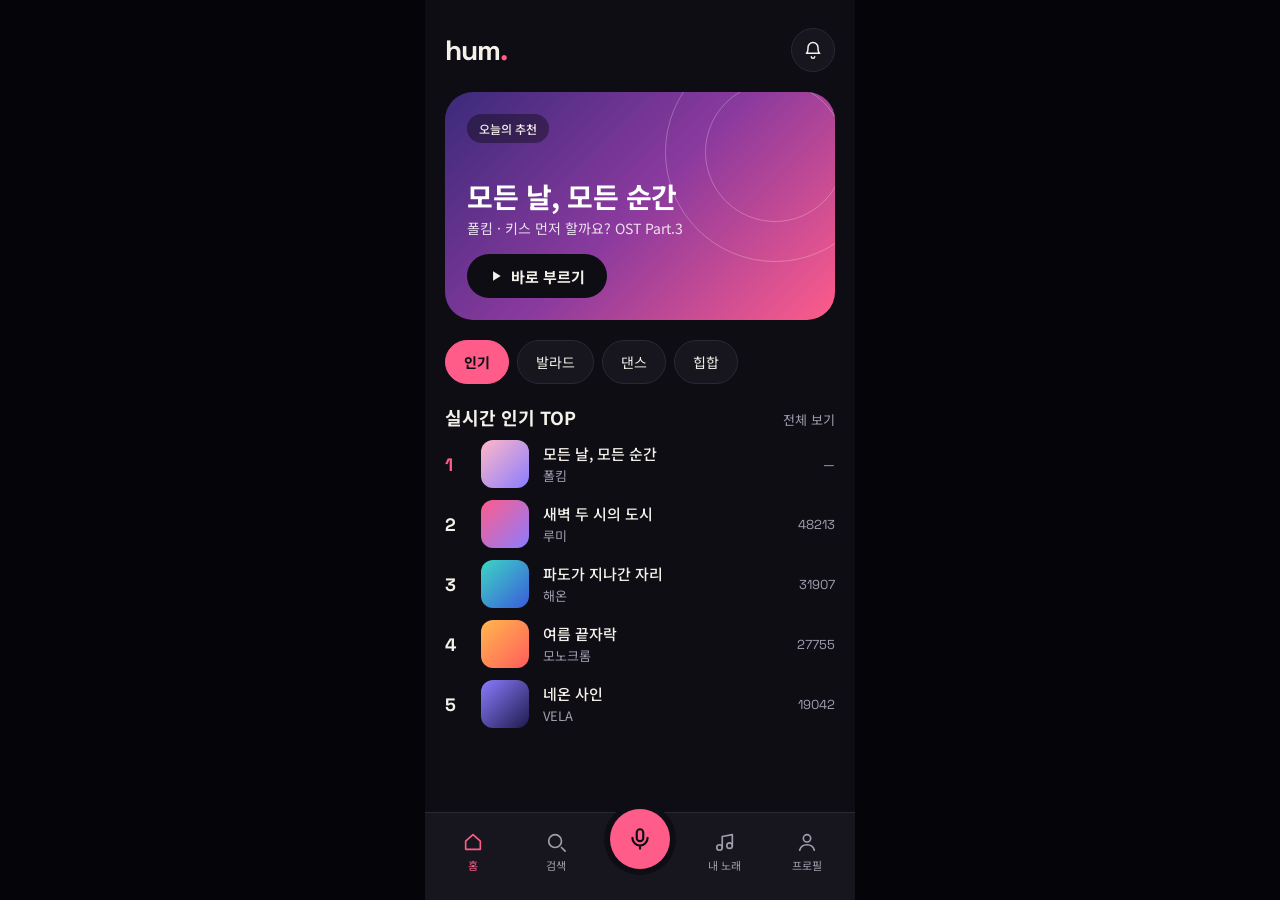
<file: index.html>
<!doctype html>
<html lang="ko">
<head>
  <meta charset="utf-8">
  <meta name="viewport" content="width=device-width, initial-scale=1, viewport-fit=cover">
  <meta name="theme-color" content="#0E0D14">
  <title>hum — 노래방</title>
  <link rel="preconnect" href="https://fonts.googleapis.com">
  <link href="https://fonts.googleapis.com/css2?family=Noto+Sans+KR:wght@400;500;700;900&family=Space+Grotesk:wght@500;700&display=swap" rel="stylesheet">
  <link rel="stylesheet" href="src/styles.css">
</head>
<body>
  <main id="app" class="app"></main>
  <script type="module" src="src/app.js"></script>
</body>
</html>
</file>
<file: src/styles.css>
:root {
  --bg: #0E0D14;
  --bg-sing: #0A0911;
  --surface: #17161F;
  --border: #2A2833;
  --divider: #1E1D27;
  --text: #F4F1EA;
  --muted: #A09EAE;
  --muted-sing: #A9A6BC;
  --accent: #FF5C8A;
  --on-accent: #0E0D14;
  --num: 'Space Grotesk', sans-serif;
}

* { box-sizing: border-box; }
html, body { margin: 0; height: 100%; background: #050409; color-scheme: dark; }
body { font-family: 'Noto Sans KR', sans-serif; color: var(--text); -webkit-font-smoothing: antialiased; }
button { font-family: inherit; cursor: pointer; color: inherit; }
a { color: inherit; text-decoration: none; }

.app {
  position: relative; margin: 0 auto; width: 100%; max-width: 430px;
  height: 100dvh; height: 100%; overflow: hidden; background: var(--bg);
}
.screen {
  position: absolute; inset: 0; display: flex; flex-direction: column;
  padding: 28px 20px 0; gap: 20px; overflow-y: auto;
}
.screen.with-nav { padding-bottom: 108px; }
.num { font-family: var(--num); }
.muted { color: var(--muted); }
.sr-only { position: absolute; width: 1px; height: 1px; overflow: hidden; clip: rect(0 0 0 0); }

/* 공통 */
.topbar { display: flex; align-items: center; gap: 12px; min-height: 44px; }
.topbar.between { justify-content: space-between; }
.logo { font-family: var(--num); font-weight: 700; font-size: 28px; letter-spacing: -1px; }
.logo span { color: var(--accent); }
.icon-btn {
  width: 44px; height: 44px; border-radius: 22px; border: 1px solid var(--border);
  background: var(--surface); display: flex; align-items: center; justify-content: center; padding: 0; flex: none;
}
.chips { display: flex; gap: 8px; overflow-x: auto; flex: none; scrollbar-width: none; }
.chip {
  height: 44px; padding: 0 18px; border-radius: 22px; border: 1px solid var(--border);
  background: var(--surface); font-size: 14px; white-space: nowrap; flex: none;
}
.chip.on { border-color: var(--accent); background: var(--accent); color: var(--on-accent); font-weight: 700; }
.chip.on.light { border-color: var(--text); background: var(--text); }
.art { flex: none; border-radius: 12px; }

/* 홈 */
.hero {
  position: relative; flex: none; min-height: 228px; border-radius: 28px; overflow: hidden;
  background: linear-gradient(135deg, #3B2A7A 0%, #8B3A9E 50%, var(--accent) 100%);
  padding: 22px; display: flex; flex-direction: column; justify-content: space-between;
}
.hero .ring { position: absolute; border-radius: 50%; border: 1px solid rgba(255,255,255,.25); }
.badge { align-self: flex-start; padding: 6px 12px; border-radius: 99px; background: rgba(14,13,20,.45); font-size: 12px; font-weight: 500; }
.hero h2 { margin: 0; font-size: 28px; font-weight: 700; letter-spacing: -.5px; line-height: 1.2; color: #fff; }
.hero p { margin: 4px 0 0; font-size: 14px; color: rgba(255,255,255,.85); }
.pill-btn {
  margin-top: 16px; height: 44px; padding: 0 22px; border-radius: 22px; border: none;
  background: var(--bg); font-size: 15px; font-weight: 700; display: inline-flex; align-items: center; gap: 8px;
}
.section-head { display: flex; align-items: baseline; justify-content: space-between; margin-bottom: 4px; }
.section-head h3 { margin: 0; font-size: 18px; }
.rank-row { display: flex; align-items: center; gap: 14px; min-height: 60px; width: 100%; background: none; border: 0; padding: 0; text-align: left; }
.rank { width: 22px; font-family: var(--num); font-size: 18px; font-weight: 700; }
.rank.top { color: var(--accent); }
.row-title { font-size: 15px; font-weight: 500; white-space: nowrap; overflow: hidden; text-overflow: ellipsis; }
.row-sub { font-size: 13px; color: var(--muted); margin-top: 2px; }

.tabbar {
  position: absolute; left: 0; right: 0; bottom: 0; height: 88px; z-index: 5;
  padding: 10px 20px calc(20px + env(safe-area-inset-bottom)); background: rgba(23,22,31,.96);
  border-top: 1px solid var(--border); display: flex; align-items: center; justify-content: space-between;
}
.tab { width: 56px; display: flex; flex-direction: column; align-items: center; gap: 4px; color: var(--muted); font-size: 11px; }
.tab.on { color: var(--accent); }
.fab {
  width: 60px; height: 60px; margin-top: -26px; border-radius: 30px; background: var(--accent); color: var(--on-accent);
  display: flex; align-items: center; justify-content: center; box-shadow: 0 0 0 6px var(--bg);
}

/* 검색 */
.search-box {
  display: flex; align-items: center; gap: 10px; height: 52px; padding: 0 6px 0 16px; flex: none;
  border-radius: 26px; background: var(--surface); border: 1px solid var(--accent);
}
.search-box input { flex: 1; min-width: 0; height: 44px; border: none; outline: none; background: transparent; color: var(--text); font-size: 16px; font-family: inherit; }
.result-row {
  display: flex; align-items: center; gap: 14px; min-height: 72px; border: 0; border-bottom: 1px solid var(--divider);
  background: none; width: 100%; text-align: left; padding: 0;
}
.result-row.sel .row-title { color: var(--accent); }
.hl { color: var(--accent); }
.empty { padding: 48px 0; text-align: center; color: var(--muted); font-size: 14px; }
.mini-player {
  position: absolute; left: 20px; right: 20px; bottom: 28px; height: 68px; border-radius: 34px; z-index: 5;
  background: var(--surface); border: 1px solid var(--border); display: flex; align-items: center; gap: 12px; padding: 0 10px;
}
.accent-btn {
  height: 44px; padding: 0 20px; border-radius: 22px; background: var(--accent); color: var(--on-accent);
  font-size: 14px; font-weight: 700; display: flex; align-items: center; border: none; flex: none;
}

/* 노래 부르기 */
.sing { background: var(--bg-sing); padding: 0; gap: 0; overflow: hidden; }
.glow { position: absolute; border-radius: 50%; pointer-events: none; }
.sing-top { position: relative; display: flex; align-items: center; gap: 12px; padding: 28px 20px 0; }
.glass { background: rgba(255,255,255,.08); border: none; }
.score-pill { width: 44px; height: 44px; border-radius: 22px; display: flex; align-items: center; justify-content: center; font-family: var(--num); font-size: 13px; font-weight: 700; color: var(--accent); }
.pitch-card {
  position: relative; margin: 16px 20px 0; height: 120px; border-radius: 24px; flex: none;
  background: rgba(255,255,255,.05); border: 1px solid rgba(255,255,255,.08); padding: 14px 16px;
  display: flex; flex-direction: column; justify-content: space-between;
}
.pitch-card canvas { width: 100%; height: 64px; display: block; }
.lyrics { position: relative; flex: 1; display: flex; flex-direction: column; justify-content: center; gap: 26px; padding: 0 24px; text-align: center; }
.ly { line-height: 1.4; transition: all .25s; min-height: 1.4em; }
.ly.prev, .ly.next2 { font-size: 18px; color: #7C7A90; }
.ly.next { font-size: 20px; font-weight: 500; color: #CFCCE0; }
.ly.cur {
  font-size: 30px; font-weight: 900; letter-spacing: -.5px; line-height: 1.3; color: transparent;
  background: linear-gradient(90deg, var(--accent) 0%, var(--accent) var(--p, 0%), var(--text) var(--p, 0%), var(--text) 100%);
  -webkit-background-clip: text; background-clip: text;
}
.notice { margin: 0 20px 8px; font-size: 11px; color: #7C7A90; text-align: center; }
.progress { position: relative; padding: 0 20px; display: flex; flex-direction: column; gap: 8px; }
.bar { height: 4px; border-radius: 2px; background: rgba(255,255,255,.14); }
.bar > div { height: 4px; border-radius: 2px; background: var(--accent); width: 0; }
.times { display: flex; justify-content: space-between; font-family: var(--num); font-size: 12px; color: var(--muted-sing); }
.controls { position: relative; padding: 14px 20px calc(36px + env(safe-area-inset-bottom)); display: flex; align-items: center; justify-content: space-between; }
.ctl-col { display: flex; flex-direction: column; align-items: center; gap: 4px; font-size: 11px; color: var(--muted-sing); }
.key-btn { width: 44px; height: 44px; border-radius: 22px; font-size: 20px; padding: 0; }
.play-btn { width: 76px; height: 76px; border-radius: 38px; border: none; background: var(--accent); color: var(--bg-sing); display: flex; align-items: center; justify-content: center; padding: 0; }
.end-btn { width: 94px; height: 44px; border-radius: 22px; font-size: 14px; }

/* 결과 */
.result { gap: 22px; padding-bottom: 28px; }
.ring-wrap { position: relative; width: 220px; height: 220px; }
.ring-wrap svg circle.val { transition: stroke-dasharray 1.2s cubic-bezier(.2,.8,.2,1); }
.ring-center { position: absolute; inset: 0; display: flex; flex-direction: column; align-items: center; justify-content: center; }
.big-score { font-family: var(--num); font-size: 72px; font-weight: 700; letter-spacing: -3px; line-height: 1; }
.grade { padding: 6px 14px; border-radius: 99px; background: var(--accent); color: var(--on-accent); font-size: 13px; font-weight: 700; }
.card { display: flex; flex-direction: column; gap: 16px; padding: 20px; border-radius: 24px; background: var(--surface); border: 1px solid var(--border); }
.metric { display: flex; flex-direction: column; gap: 8px; }
.metric .lbl { display: flex; justify-content: space-between; font-size: 14px; }
.metric .track { height: 6px; border-radius: 3px; background: var(--border); }
.metric .track div { height: 6px; border-radius: 3px; background: var(--accent); transition: width 1s; }
.wave-bar { display: flex; align-items: center; gap: 12px; height: 56px; padding: 0 14px; border-radius: 28px; background: var(--surface); border: 1px solid var(--border); }
.wave { flex: 1; display: flex; align-items: center; gap: 3px; height: 28px; overflow: hidden; }
.wave i { width: 3px; border-radius: 2px; background: #3A3846; flex: none; }
.wave i.on { background: var(--accent); }
.btn-row { display: flex; gap: 10px; margin-top: auto; }
.btn-row > * { flex: 1; height: 52px; border-radius: 26px; font-size: 15px; display: flex; align-items: center; justify-content: center; }
.btn-ghost { border: 1px solid var(--border); background: var(--surface); font-weight: 500; }
.btn-accent { border: none; background: var(--accent); color: var(--on-accent); font-weight: 700; }
.btn-accent:disabled { opacity: .4; cursor: default; }

.toast {
  position: absolute; left: 20px; right: 20px; bottom: 120px; z-index: 20; padding: 14px 18px;
  border-radius: 16px; background: var(--text); color: var(--bg); font-size: 14px; text-align: center;
}
</file>
